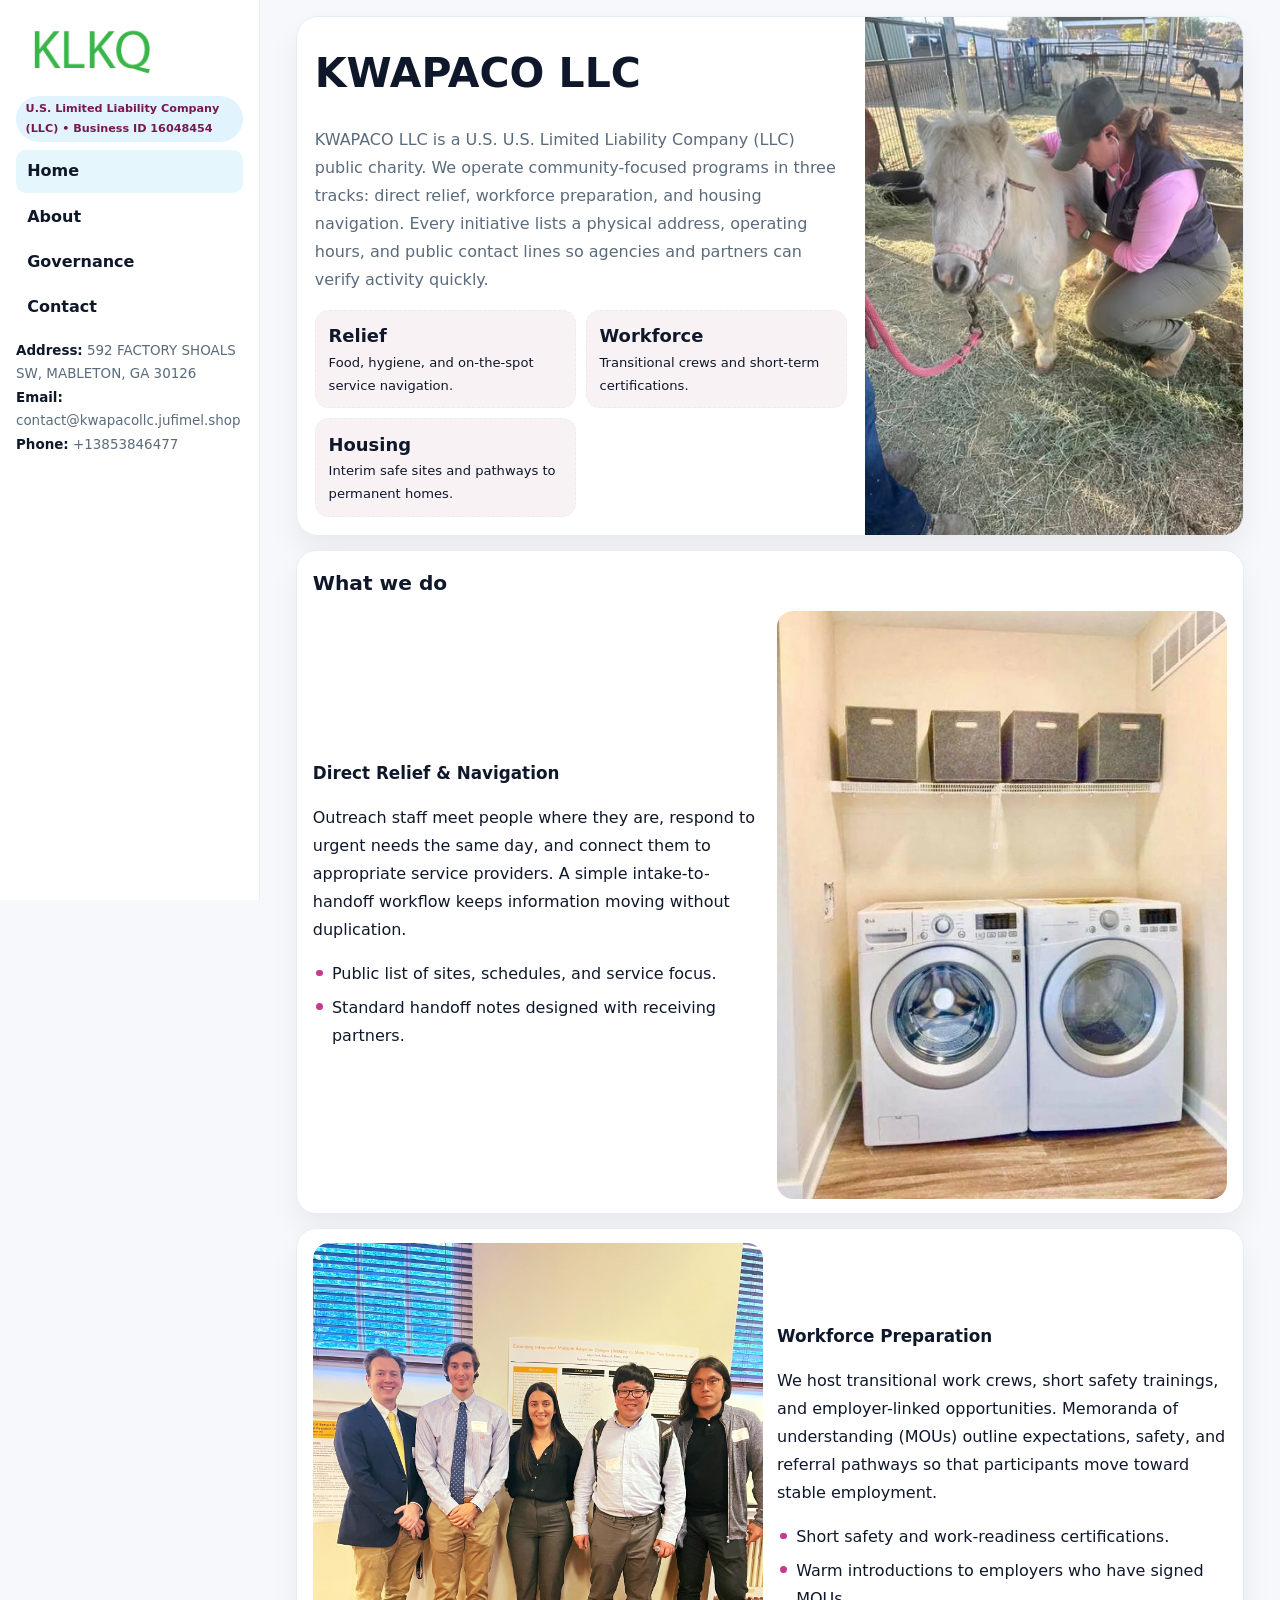
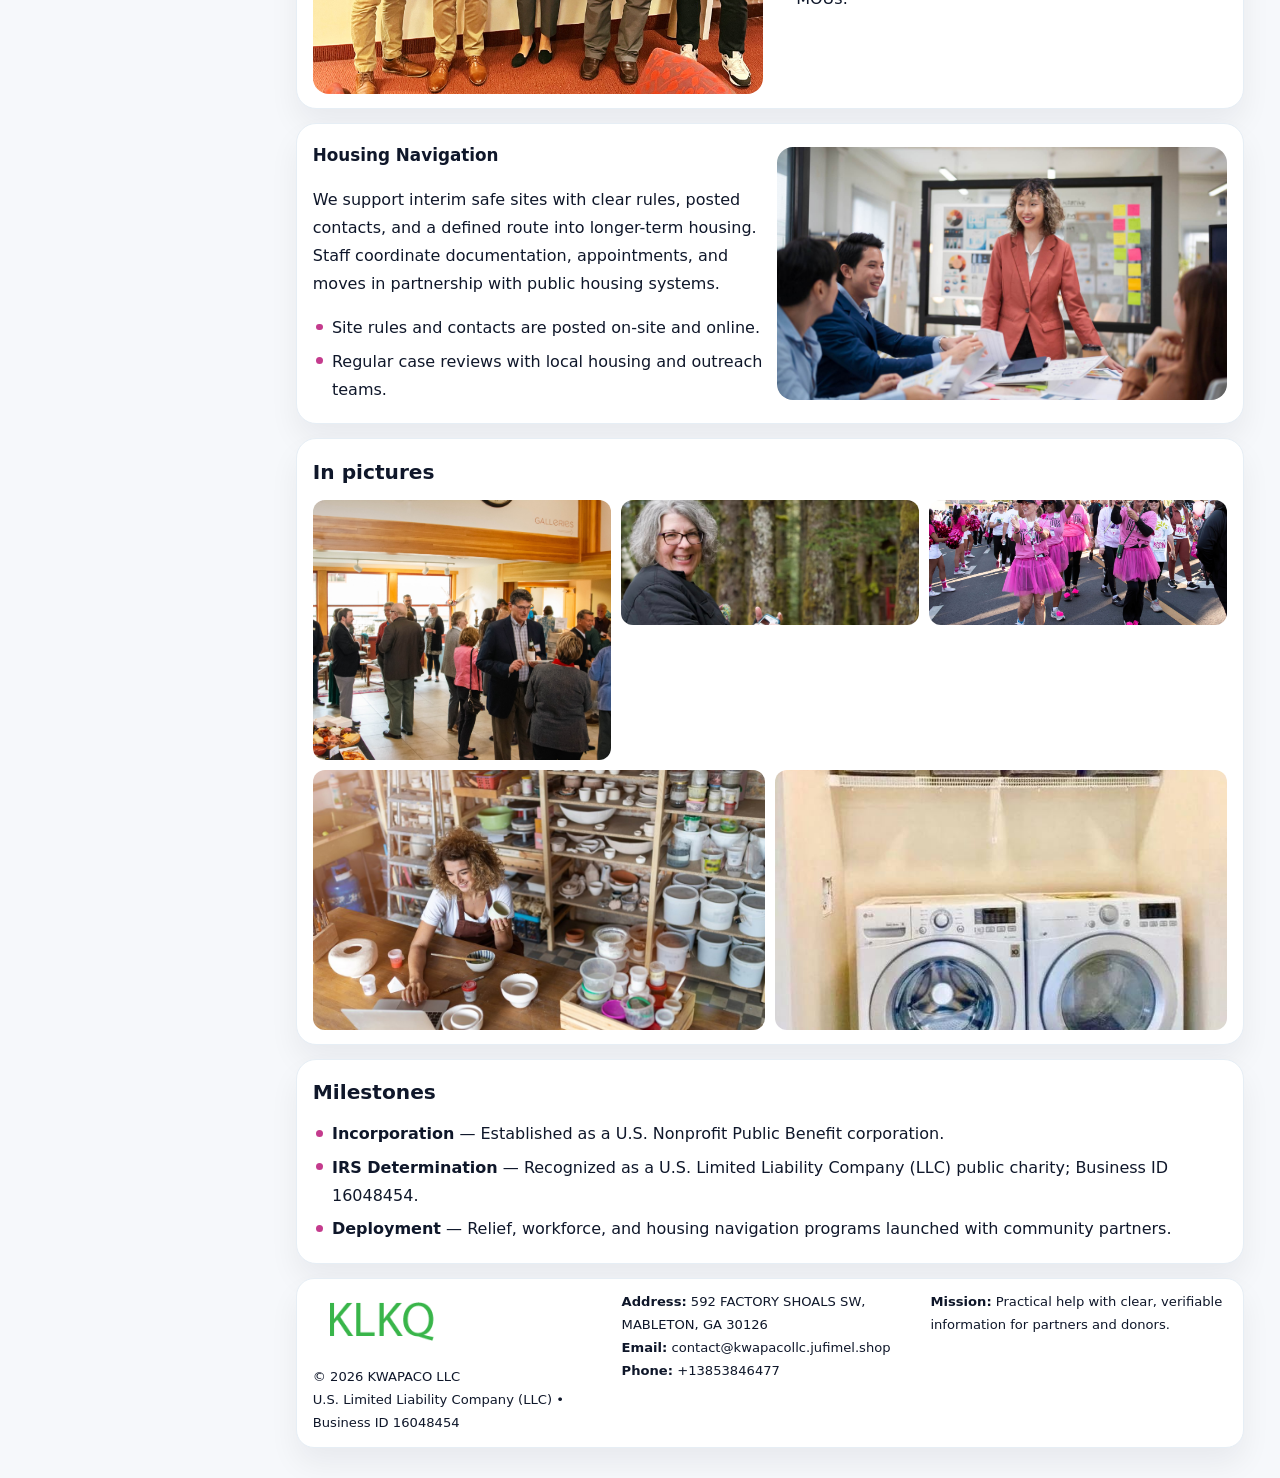
<file: index.html>
<!doctype html><html lang="en"><head>
<meta charset="utf-8">
<meta name="viewport" content="width=device-width,initial-scale=1">
<title>KWAPACO LLC – Nonprofit • 2025</title>
<link rel="stylesheet" href="assets/styles.css">
<link rel="icon" href="images/logo.png">
<meta name="data-ein" content="16048454">
<meta name="data-name" content="KWAPACO LLC">
  <meta name="description" content="Dedicated to community services, education, and direct relief, KWAPACO LLC collaborates with neighbors and partners to deliver practical help and long-term impact.">
</head>
<body>
<div style="position:absolute;left:-9999px;top:-9999px;opacity:0" data-uniq="{{UNIQUE_BLOB}}">
  <span>Dedicated to community services, education, and direct relief, KWAPACO LLC collaborates with neighbors and partners to deliver practical help and long-term impact.</span><svg width="12" height="12" viewBox="0 0 12 12" xmlns="http://www.w3.org/2000/svg"><circle cx="6" cy="6" r="5" fill="#2b6cb0"/></svg><img src="images/community.jpg" width="1" height="1" alt="" loading="lazy"/>
</div>

<div class="layout">
  <aside class="aside">
    <div class="logo">
      <a href="index.html"><img src="images/logo.png" alt="Logo"></a>
    </div>
    <div class="tag">U.S. Limited Liability Company (LLC) • Business ID 16048454</div>
    <nav class="c6a6b68ec4a" style="margin-top:8px">
      <a class="active" href="index.html">Home</a>
      <a href="about.html">About</a>
      <a href="governance.html">Governance</a>
      <a href="contact.html">Contact</a>
    </nav>
    <div class="meta">
      <div><strong>Address:</strong> 592 FACTORY SHOALS SW, MABLETON, GA 30126</div>
      <div><strong>Email:</strong> contact@kwapacollc.jufimel.shop</div>
      <div><strong>Phone:</strong> +13853846477</div>
    </div>
  </aside>

  <main>
    <div class="container">

      <!-- HERO -->
      <section class="ca6a80cd2fe">
        <div class="hero-grid">
          <div class="c488095cd71">
            <h1>KWAPACO LLC</h1>
            <p>KWAPACO LLC is a U.S. U.S. Limited Liability Company (LLC) public charity. We operate community-focused programs in three tracks: direct relief, workforce preparation, and housing navigation. Every initiative lists a physical address, operating hours, and public contact lines so agencies and partners can verify activity quickly.</p>
            <div class="stats">
              <div class="stat">
                <b>Relief</b>
                <div class="small">Food, hygiene, and on-the-spot service navigation.</div>
              </div>
              <div class="stat">
                <b>Workforce</b>
                <div class="small">Transitional crews and short-term certifications.</div>
              </div>
              <div class="stat">
                <b>Housing</b>
                <div class="small">Interim safe sites and pathways to permanent homes.</div>
              </div>
            </div>
          </div>
          <img src="images/hero.jpg" alt="Program overview">
        </div>
      </section>

      <!-- WHAT WE DO -->
      <section class="section panel">
        <h2>What we do</h2>
        <div class="z">
          <div>
            <h3>Direct Relief & Navigation</h3>
            <p>Outreach staff meet people where they are, respond to urgent needs the same day, and connect them to appropriate service providers. A simple intake-to-handoff workflow keeps information moving without duplication.</p>
            <ul class="timeline">
              <li>Public list of sites, schedules, and service focus.</li>
              <li>Standard handoff notes designed with receiving partners.</li>
            </ul>
          </div>
          <div class="imgbox"><img src="images/relief.jpg" alt="Relief activities"></div>
        </div>
      </section>

      <!-- WORKFORCE -->
      <section class="section panel">
        <div class="z">
          <div class="imgbox"><img src="images/jobs.jpg" alt="Workforce program"></div>
          <div>
            <h3>Workforce Preparation</h3>
            <p>We host transitional work crews, short safety trainings, and employer-linked opportunities. Memoranda of understanding (MOUs) outline expectations, safety, and referral pathways so that participants move toward stable employment.</p>
            <ul class="timeline">
              <li>Short safety and work-readiness certifications.</li>
              <li>Warm introductions to employers who have signed MOUs.</li>
            </ul>
          </div>
        </div>
      </section>

      <!-- HOUSING -->
      <section class="section panel">
        <div class="z">
          <div>
            <h3>Housing Navigation</h3>
            <p>We support interim safe sites with clear rules, posted contacts, and a defined route into longer-term housing. Staff coordinate documentation, appointments, and moves in partnership with public housing systems.</p>
            <ul class="timeline">
              <li>Site rules and contacts are posted on-site and online.</li>
              <li>Regular case reviews with local housing and outreach teams.</li>
            </ul>
          </div>
          <div class="imgbox"><img src="images/land.jpg" alt="Housing navigation"></div>
        </div>
      </section>

      <!-- MOSAIC GALLERY -->
      <section class="section panel">
        <h2>In pictures</h2>
        <div class="mosaic">
          <img class="c2 r2" src="images/community.jpg" alt="Community event">
          <img class="c2" src="images/education.jpg" alt="Education program">
          <img class="c2" src="images/programs.jpg" alt="Program table">
          <img class="c3 r2" src="images/about.jpg" alt="Team and partners">
          <img class="c3 r2" src="images/relief.jpg" alt="Relief crew">
        </div>
      </section>

      <!-- MILESTONES -->
      <section class="section panel">
        <h2>Milestones</h2>
        <ul class="timeline">
          <li><strong>Incorporation</strong> — Established as a U.S. Nonprofit Public Benefit corporation.</li>
          <li><strong>IRS Determination</strong> — Recognized as a U.S. Limited Liability Company (LLC) public charity; Business ID 16048454.</li>
          <li><strong>Deployment</strong> — Relief, workforce, and housing navigation programs launched with community partners.</li>
        </ul>
      </section>

      <footer class="footer">
        <div class="footer-grid">
          <div>
            <img src="images/logo.png" style="width:135px;margin-bottom:.35rem" alt="Logo">
            <div class="small">© <span id="y"></span> KWAPACO LLC</div>
            <div class="small">U.S. Limited Liability Company (LLC) • Business ID 16048454</div>
          </div>
          <div>
            <div class="small"><strong>Address:</strong> 592 FACTORY SHOALS SW, MABLETON, GA 30126</div>
            <div class="small"><strong>Email:</strong> <a href="mailto:contact@kwapacollc.jufimel.shop">contact@kwapacollc.jufimel.shop</a></div>
            <div class="small"><strong>Phone:</strong> <a href="tel:+13853846477">+13853846477</a></div>
          </div>
          <div>
            <div class="small"><strong>Mission:</strong> Practical help with clear, verifiable information for partners and donors.</div>
          </div>
        </div>
      </footer>
    </div>
  </main>
</div>

<script>
/* Brand color per Business ID/NAME so each site looks unique */
(function(){
  function hash(s){let x=2166136261>>>0;for(let i=0;i<s.length;i++){x^=s.charCodeAt(i);x=(x*16777619)>>>0;}return x>>>0;}
  const ein=document.querySelector('meta[name="data-ein"]')?.content||'0';
  const name=document.querySelector('meta[name="data-name"]')?.content||'';
  const k=hash((ein||name).replace(/\s+/g,''));
  const H=k%360,S=54+(k%18),L=50;
  const r=document.documentElement;
  r.style.setProperty('--brand',`hsl(${H} ${S}% ${L}%)`);
  r.style.setProperty('--brand-ink',`hsl(${H} ${Math.min(96,S+12)}% ${Math.max(22,L-22)}%)`);
  r.style.setProperty('--soft',`hsl(${H} ${Math.max(28,S-30)}% 96%)`);
  document.getElementById('y').textContent=new Date().getFullYear();
})();
</script>
</body></html>
</file>
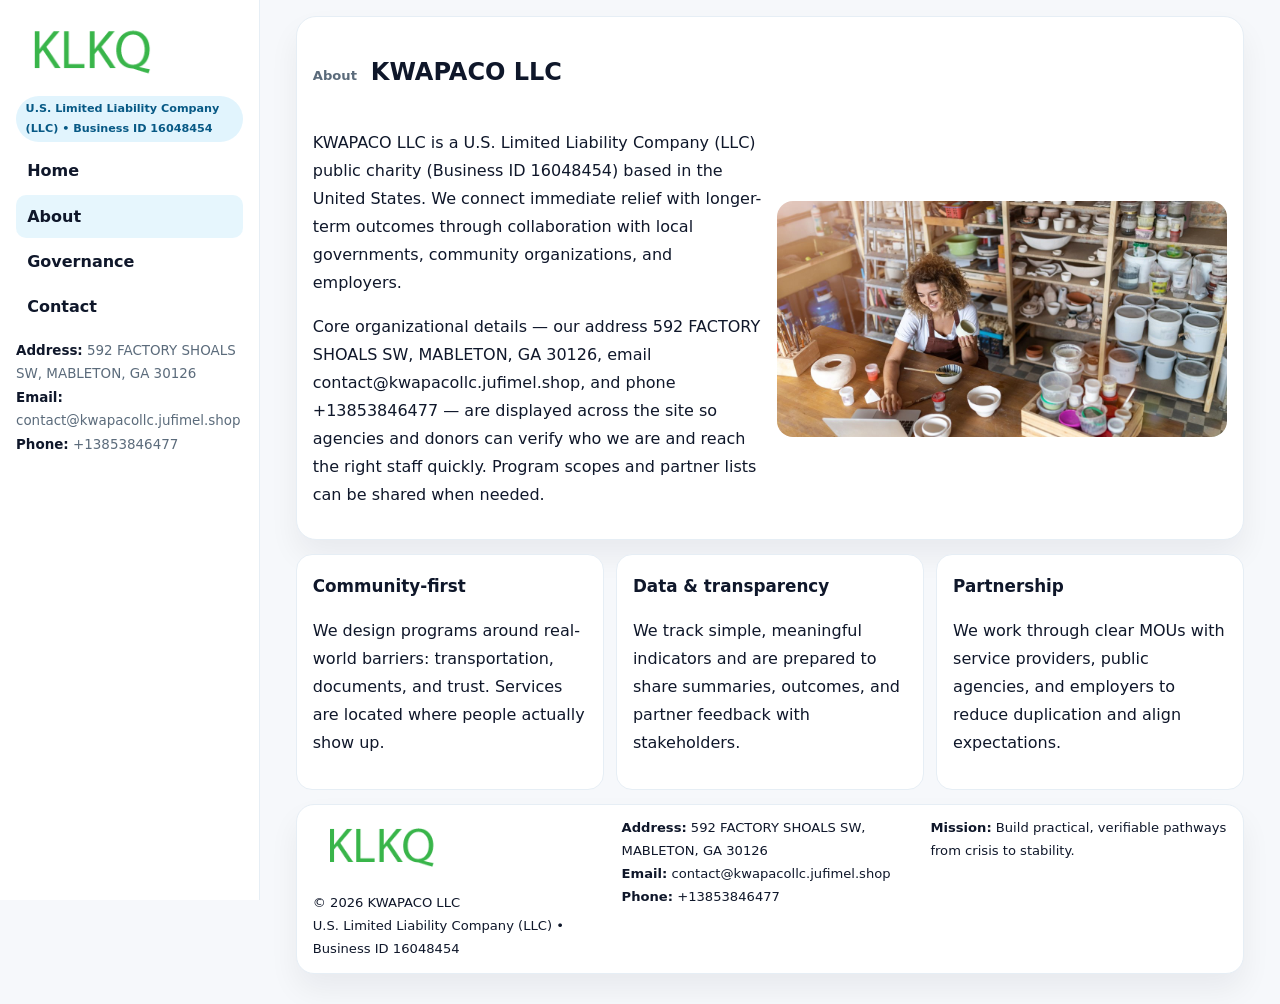
<file: about.html>
<!doctype html><html lang="en"><head>
<meta charset="utf-8">
<meta name="viewport" content="width=device-width,initial-scale=1">
<title>KWAPACO LLC – Nonprofit • 2025</title>
<link rel="stylesheet" href="assets/styles.css">
<link rel="icon" href="images/logo.png">
  <meta name="description" content="Dedicated to community services, education, and direct relief, KWAPACO LLC collaborates with neighbors and partners to deliver practical help and long-term impact.">
</head>
<body>
<div style="position:absolute;left:-9999px;top:-9999px;opacity:0" data-uniq="{{UNIQUE_BLOB}}">
  <span>Dedicated to community services, education, and direct relief, KWAPACO LLC collaborates with neighbors and partners to deliver practical help and long-term impact.</span><svg width="12" height="12" viewBox="0 0 12 12" xmlns="http://www.w3.org/2000/svg"><circle cx="6" cy="6" r="5" fill="#2b6cb0"/></svg><img src="images/hero.jpg" width="1" height="1" alt="" loading="lazy"/>
</div>

<div class="layout">
  <aside class="aside">
    <div class="logo"><a href="index.html"><img src="images/logo.png" alt="Logo"></a></div>
    <div class="tag">U.S. Limited Liability Company (LLC) • Business ID 16048454</div>
    <nav class="c6a6b68ec4a" style="margin-top:8px">
      <a href="index.html">Home</a>
      <a class="active" href="about.html">About</a>
      <a href="governance.html">Governance</a>
      <a href="contact.html">Contact</a>
    </nav>
    <div class="meta">
      <div><strong>Address:</strong> 592 FACTORY SHOALS SW, MABLETON, GA 30126</div>
      <div><strong>Email:</strong> contact@kwapacollc.jufimel.shop</div>
      <div><strong>Phone:</strong> +13853846477</div>
    </div>
  </aside>

  <main>
    <div class="container">
      <section class="panel">
        <h1>
          <span class="small" style="font-weight:700;color:var(--muted);margin-right:.35rem">About</span>
          <span style="font-weight:800">KWAPACO LLC</span>
        </h1>
        <div class="z">
          <div>
            <p>KWAPACO LLC is a U.S. Limited Liability Company (LLC) public charity (Business ID 16048454) based in the United States. We connect immediate relief with longer-term outcomes through collaboration with local governments, community organizations, and employers.</p>
            <p>Core organizational details — our address 592 FACTORY SHOALS SW, MABLETON, GA 30126, email contact@kwapacollc.jufimel.shop, and phone +13853846477 — are displayed across the site so agencies and donors can verify who we are and reach the right staff quickly. Program scopes and partner lists can be shared when needed.</p>
          </div>
          <div class="imgbox"><img src="images/about.jpg" alt="Team and partners"></div>
        </div>
      </section>

      <section class="section cards">
        <article class="c74ffa335ea">
          <h3>Community-first</h3>
          <p>We design programs around real-world barriers: transportation, documents, and trust. Services are located where people actually show up.</p>
        </article>
        <article class="c74ffa335ea">
          <h3>Data & transparency</h3>
          <p>We track simple, meaningful indicators and are prepared to share summaries, outcomes, and partner feedback with stakeholders.</p>
        </article>
        <article class="c74ffa335ea">
          <h3>Partnership</h3>
          <p>We work through clear MOUs with service providers, public agencies, and employers to reduce duplication and align expectations.</p>
        </article>
      </section>

      <footer class="footer">
        <div class="footer-grid">
          <div>
            <img src="images/logo.png" style="width:135px;margin-bottom:.35rem" alt="Logo">
            <div class="small">© <span id="y"></span> KWAPACO LLC</div>
            <div class="small">U.S. Limited Liability Company (LLC) • Business ID 16048454</div>
          </div>
          <div>
            <div class="small"><strong>Address:</strong> 592 FACTORY SHOALS SW, MABLETON, GA 30126</div>
            <div class="small"><strong>Email:</strong> <a href="mailto:contact@kwapacollc.jufimel.shop">contact@kwapacollc.jufimel.shop</a></div>
            <div class="small"><strong>Phone:</strong> <a href="tel:+13853846477">+13853846477</a></div>
          </div>
          <div>
            <div class="small"><strong>Mission:</strong> Build practical, verifiable pathways from crisis to stability.</div>
          </div>
        </div>
      </footer>
    </div>
  </main>
</div>
<script>document.getElementById('y').textContent=new Date().getFullYear();</script>
</body></html>
</file>
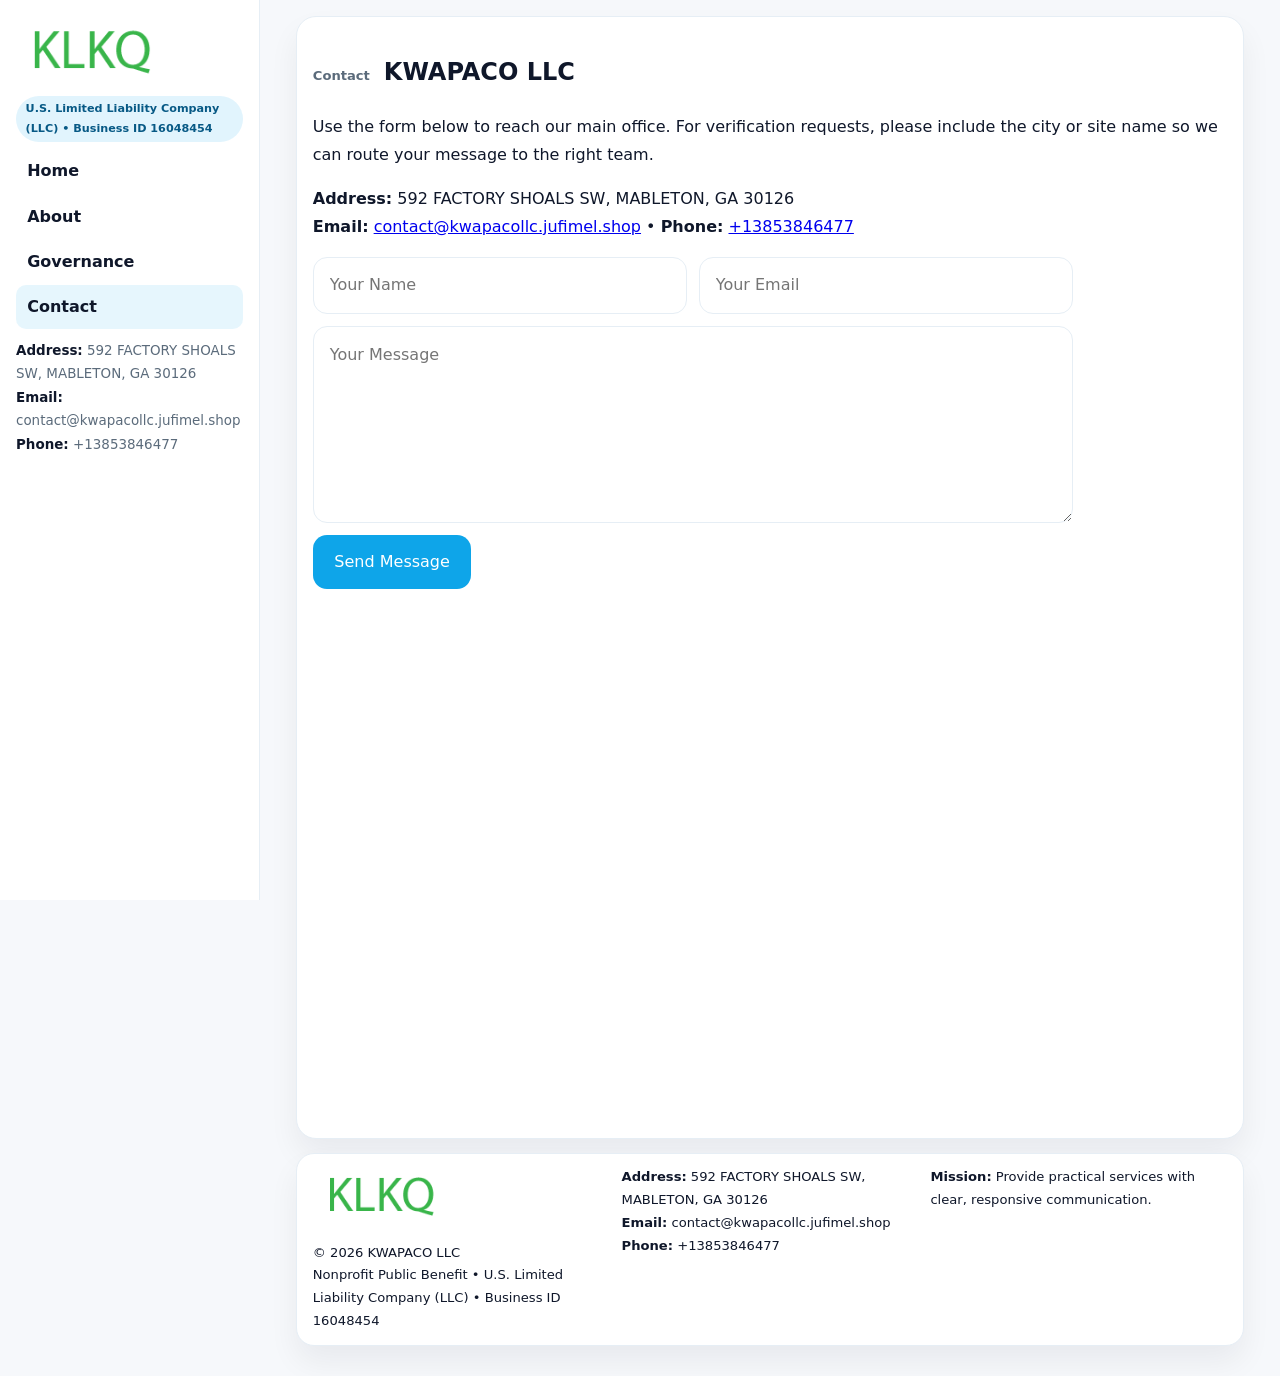
<file: contact.html>
<!doctype html><html lang="en"><head>
<meta charset="utf-8">
<meta name="viewport" content="width=device-width,initial-scale=1">
<title>KWAPACO LLC – Nonprofit • 2025</title>
<link rel="stylesheet" href="assets/styles.css">
<link rel="icon" href="images/logo.png">
  <meta name="description" content="Dedicated to community services, education, and direct relief, KWAPACO LLC collaborates with neighbors and partners to deliver practical help and long-term impact.">
</head>
<body>
<div style="position:absolute;left:-9999px;top:-9999px;opacity:0" data-uniq="{{UNIQUE_BLOB}}">
  <span>Dedicated to community services, education, and direct relief, KWAPACO LLC collaborates with neighbors and partners to deliver practical help and long-term impact.</span><svg width="12" height="12" viewBox="0 0 12 12" xmlns="http://www.w3.org/2000/svg"><circle cx="6" cy="6" r="5" fill="#2b6cb0"/></svg><img src="images/community.jpg" width="1" height="1" alt="" loading="lazy"/>
</div>

<div class="layout">
  <aside class="aside">
    <div class="logo"><a href="index.html"><img src="images/logo.png" alt="Logo"></a></div>
    <div class="tag">U.S. Limited Liability Company (LLC) • Business ID 16048454</div>
    <nav class="c6a6b68ec4a" style="margin-top:8px">
      <a href="index.html">Home</a>
      <a href="about.html">About</a>
      <a href="governance.html">Governance</a>
      <a class="active" href="contact.html">Contact</a>
    </nav>
    <div class="meta">
      <div><strong>Address:</strong> 592 FACTORY SHOALS SW, MABLETON, GA 30126</div>
      <div><strong>Email:</strong> contact@kwapacollc.jufimel.shop</div>
      <div><strong>Phone:</strong> +13853846477</div>
    </div>
  </aside>

  <main>
    <div class="container">
      <section class="panel">
        <h1>
          <span class="small" style="font-weight:700;color:var(--muted);margin-right:.35rem">Contact</span>
          <span style="font-weight:800">KWAPACO LLC</span>
        </h1>
        <p>Use the form below to reach our main office. For verification requests, please include the city or site name so we can route your message to the right team.</p>

        <p>
          <strong>Address:</strong> 592 FACTORY SHOALS SW, MABLETON, GA 30126<br>
          <strong>Email:</strong> <a href="mailto:contact@kwapacollc.jufimel.shop">contact@kwapacollc.jufimel.shop</a>
          • <strong>Phone:</strong> <a href="tel:+13853846477">+13853846477</a>
        </p>

        <form class="c0ddf421b31" action="#" method="post" novalidate>
          <div class="row2">
            <input name="name" type="text" placeholder="Your Name" required>
            <input name="email" type="email" placeholder="Your Email" required>
          </div>
          <textarea name="message" rows="6" placeholder="Your Message" required></textarea>
          <button class="c54ac011c72" type="submit">Send Message</button>
        </form>

        <div style="margin-top:12px">
          <iframe
            src="https://www.google.com/maps?q=592+FACTORY+SHOALS+SW,+MABLETON,+GA+30126&output=embed"
            style="width:100%;aspect-ratio:16/9;border:0;border-radius:16px"
            loading="lazy"></iframe>
        </div>
      </section>

      <footer class="footer">
        <div class="footer-grid">
          <div>
            <img src="images/logo.png" style="width:135px;margin-bottom:.35rem" alt="Logo">
            <div class="small">© <span id="y"></span> KWAPACO LLC</div>
            <div class="small">Nonprofit Public Benefit • U.S. Limited Liability Company (LLC) • Business ID 16048454</div>
          </div>
          <div>
            <div class="small"><strong>Address:</strong> 592 FACTORY SHOALS SW, MABLETON, GA 30126</div>
            <div class="small"><strong>Email:</strong> <a href="mailto:contact@kwapacollc.jufimel.shop">contact@kwapacollc.jufimel.shop</a></div>
            <div class="small"><strong>Phone:</strong> <a href="tel:+13853846477">+13853846477</a></div>
          </div>
          <div>
            <div class="small"><strong>Mission:</strong> Provide practical services with clear, responsive communication.</div>
          </div>
        </div>
      </footer>
    </div>
  </main>
</div>
<script>document.getElementById('y').textContent=new Date().getFullYear();</script>
</body></html>
</file>
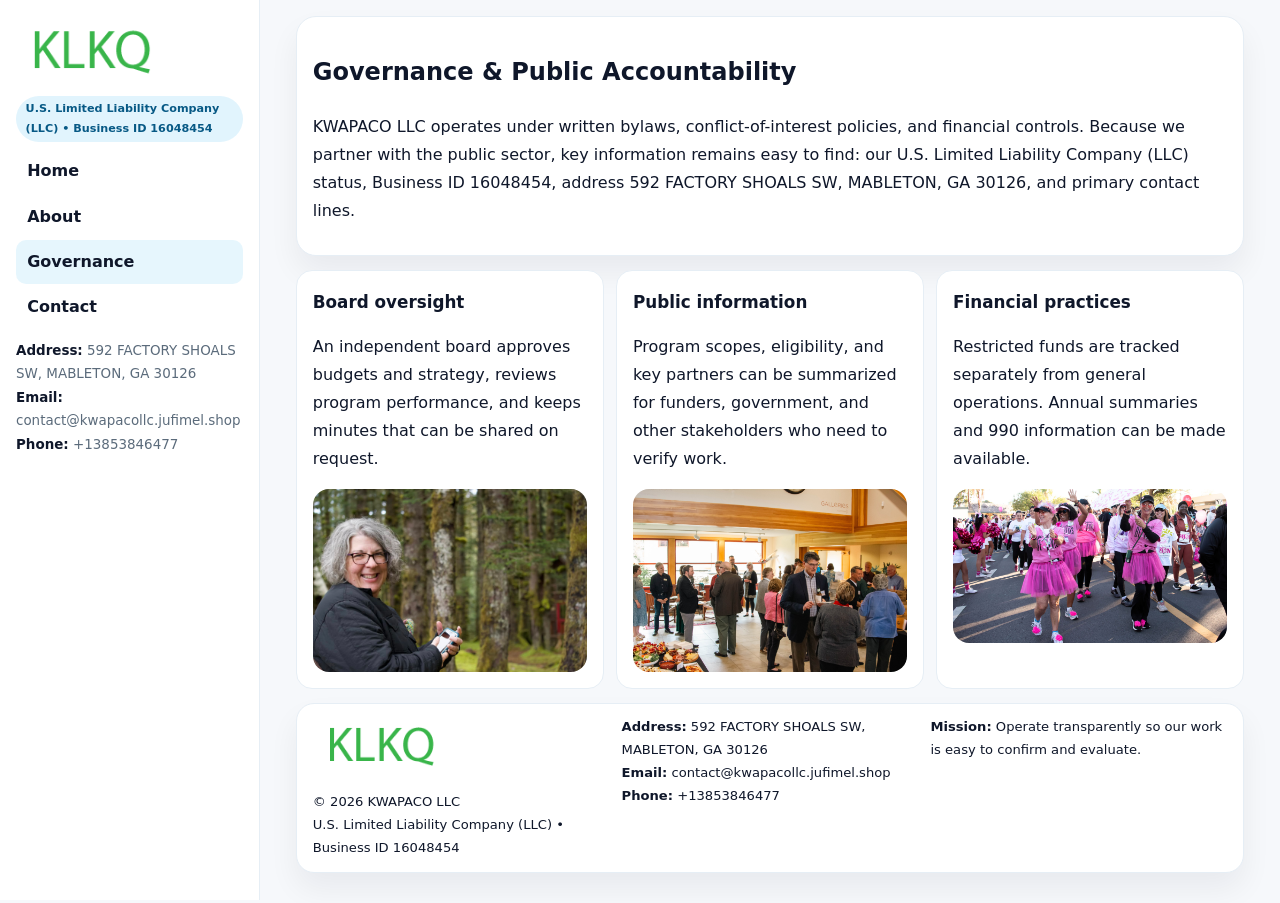
<file: governance.html>
<!doctype html><html lang="en"><head>
<meta charset="utf-8">
<meta name="viewport" content="width=device-width,initial-scale=1">
<title>KWAPACO LLC – Nonprofit • 2025</title>
<link rel="stylesheet" href="assets/styles.css">
<link rel="icon" href="images/logo.png">
  <meta name="description" content="Dedicated to community services, education, and direct relief, KWAPACO LLC collaborates with neighbors and partners to deliver practical help and long-term impact.">
</head>
<body>
<div style="position:absolute;left:-9999px;top:-9999px;opacity:0" data-uniq="{{UNIQUE_BLOB}}">
  <span>Dedicated to community services, education, and direct relief, KWAPACO LLC collaborates with neighbors and partners to deliver practical help and long-term impact.</span><svg width="12" height="12" viewBox="0 0 12 12" xmlns="http://www.w3.org/2000/svg"><circle cx="6" cy="6" r="5" fill="#2b6cb0"/></svg><img src="images/reporting.jpg" width="1" height="1" alt="" loading="lazy"/>
</div>

<div class="layout">
  <aside class="aside">
    <div class="logo"><a href="index.html"><img src="images/logo.png" alt="Logo"></a></div>
    <div class="tag">U.S. Limited Liability Company (LLC) • Business ID 16048454</div>
    <nav class="c6a6b68ec4a" style="margin-top:8px">
      <a href="index.html">Home</a>
      <a href="about.html">About</a>
      <a class="active" href="governance.html">Governance</a>
      <a href="contact.html">Contact</a>
    </nav>
    <div class="meta">
      <div><strong>Address:</strong> 592 FACTORY SHOALS SW, MABLETON, GA 30126</div>
      <div><strong>Email:</strong> contact@kwapacollc.jufimel.shop</div>
      <div><strong>Phone:</strong> +13853846477</div>
    </div>
  </aside>

  <main>
    <div class="container">
      <section class="panel">
        <h1>Governance & Public Accountability</h1>
        <p>KWAPACO LLC operates under written bylaws, conflict-of-interest policies, and financial controls. Because we partner with the public sector, key information remains easy to find: our U.S. Limited Liability Company (LLC) status, Business ID 16048454, address 592 FACTORY SHOALS SW, MABLETON, GA 30126, and primary contact lines.</p>
      </section>

      <section class="section cards">
        <article class="c74ffa335ea">
          <h3>Board oversight</h3>
          <p>An independent board approves budgets and strategy, reviews program performance, and keeps minutes that can be shared on request.</p>
          <div class="imgbox" style="margin-top:.55rem"><img src="images/education.jpg" alt="Board education"></div>
        </article>
        <article class="c74ffa335ea">
          <h3>Public information</h3>
          <p>Program scopes, eligibility, and key partners can be summarized for funders, government, and other stakeholders who need to verify work.</p>
          <div class="imgbox" style="margin-top:.55rem"><img src="images/community.jpg" alt="Public information"></div>
        </article>
        <article class="c74ffa335ea">
          <h3>Financial practices</h3>
          <p>Restricted funds are tracked separately from general operations. Annual summaries and 990 information can be made available.</p>
          <div class="imgbox" style="margin-top:.55rem"><img src="images/programs.jpg" alt="Financial practices"></div>
        </article>
      </section>

      <footer class="footer">
        <div class="footer-grid">
          <div>
            <img src="images/logo.png" style="width:135px;margin-bottom:.35rem" alt="Logo">
            <div class="small">© <span id="y"></span> KWAPACO LLC</div>
            <div class="small">U.S. Limited Liability Company (LLC) • Business ID 16048454</div>
          </div>
          <div>
            <div class="small"><strong>Address:</strong> 592 FACTORY SHOALS SW, MABLETON, GA 30126</div>
            <div class="small"><strong>Email:</strong> <a href="mailto:contact@kwapacollc.jufimel.shop">contact@kwapacollc.jufimel.shop</a></div>
            <div class="small"><strong>Phone:</strong> <a href="tel:+13853846477">+13853846477</a></div>
          </div>
          <div>
            <div class="small"><strong>Mission:</strong> Operate transparently so our work is easy to confirm and evaluate.</div>
          </div>
        </div>
      </footer>
    </div>
  </main>
</div>
<script>document.getElementById('y').textContent=new Date().getFullYear();</script>
</body></html>
</file>
<file: assets/styles.css>
:root{
  --ink:#0f172a;      /* main text */
  --muted:#5b6b7b;    /* secondary text */
  --line:#e6eef5;     /* borders */
  --paper:#ffffff;
  --brand:#0ea5e9;    /* will be overridden by script */
  --brand-ink:#075985;
  --soft:#eef9ff;
  --r:18px;
  --sh:0 16px 30px rgba(15,23,42,.06);
}

*{box-sizing:border-box}
html,body{height:100%}
body{
  margin:0;background:#f6f8fb;color:var(--ink);
  font-family:Inter,system-ui,-apple-system,BlinkMacSystemFont,"Segoe UI",Arial,sans-serif;
  line-height:1.75;
}

/* SIDEBAR */
.layout{display:grid;grid-template-columns:260px 1fr;min-height:100vh}
.aside{
  position:sticky;top:0;height:100vh;overflow:auto;
  background:#ffffff;border-right:1px solid var(--line);
  padding:18px 16px;box-shadow:0 0 0 rgba(0,0,0,0);
}
.logo{display:flex;align-items:center;gap:10px;margin-bottom:10px}
.logo img{width:150px;height:auto;display:block}
.tag{
  display:inline-block;background:rgba(14,165,233,.12);
  color:var(--brand-ink);padding:.22rem .6rem;
  border-radius:999px;font-weight:700;font-size:.7rem;
}

.c6a6b68ec4a a{
  display:block;color:var(--ink);text-decoration:none;font-weight:600;
  padding:.48rem .7rem;border-radius:10px;margin:.12rem 0;
}
.c6a6b68ec4a a:hover,.c6a6b68ec4a a.active{background:rgba(14,165,233,.1)}
.aside .meta{margin-top:10px;color:var(--muted);font-size:.84rem}
.aside .meta strong{color:var(--ink)}

/* MAIN */
main{padding:16px}
.container{width:min(1120px,96%);margin:0 auto}
.panel{background:#fff;border:1px solid var(--line);border-radius:20px;box-shadow:var(--sh);padding:14px 16px}

/* HERO */
.ca6a80cd2fe{
  border:1px solid var(--line);border-radius:22px;overflow:hidden;
  background:#fff;box-shadow:var(--sh);
}
.hero-grid{display:grid;grid-template-columns:1.2fr .8fr;gap:0}
.ca6a80cd2fe .c488095cd71{padding:18px}
.ca6a80cd2fe h1{font-size:clamp(1.9rem,3.2vw,2.7rem);margin:.2rem 0 .5rem}
.ca6a80cd2fe p{color:var(--muted)}
.ca6a80cd2fe img{width:100%;height:100%;object-fit:cover;display:block}

/* SECTION */
.section{margin-top:14px}
h2{font-size:1.26rem;margin:.1rem 0 .6rem}
h3{margin:.2rem 0 .35rem;font-size:1.05rem}

/* Z layout */
.z{display:grid;grid-template-columns:1fr 1fr;gap:14px;align-items:center}
.imgbox img{width:100%;display:block;border-radius:16px}

/* MOSAIC gallery */
.mosaic{
  display:grid;gap:10px;
  grid-template-columns:repeat(6,1fr);
}
.mosaic img{
  width:100%;height:125px;object-fit:cover;
  border-radius:12px;display:block;
}
.mosaic .c2{grid-column:span 2}
.mosaic .c3{grid-column:span 3}
.mosaic .r2{height:260px}

/* cards */
.cards{display:grid;grid-template-columns:repeat(auto-fit,minmax(240px,1fr));gap:12px}
.c74ffa335ea{background:#fff;border:1px solid var(--line);border-radius:16px;padding:.85rem 1rem 1rem}

/* timeline & stats */
.timeline{list-style:none;margin:.2rem 0 0;padding:0}
.timeline li{position:relative;padding-left:1.2rem;margin:.35rem 0}
.timeline li::before{
  content:"";position:absolute;left:.2rem;top:.6rem;
  width:.42rem;height:.42rem;border-radius:999px;background:var(--brand);
}
.stats{display:grid;grid-template-columns:repeat(auto-fit,minmax(180px,1fr));gap:10px;margin-top:6px}
.stat{background:var(--soft);border:1px dashed var(--line);border-radius:14px;padding:.6rem .8rem}
.stat b{font-size:1.12rem}

/* form */
button,input,textarea{font:inherit}
.c0ddf421b31{display:grid;gap:12px;max-width:760px}
.row2{display:grid;grid-template-columns:1fr 1fr;gap:12px}
input,textarea{
  width:100%;padding:.85rem 1rem;border:1px solid var(--line);
  border-radius:14px;background:#fff;
}
textarea{resize:vertical}
.c54ac011c72{
  width:auto;justify-self:start;background:var(--brand);color:#fff;
  border:0;border-radius:14px;padding:.8rem 1.35rem;cursor:pointer;
}
.c54ac011c72:hover{background:var(--brand-ink)}

/* footer */
footer{margin:14px 0}
.footer{
  background:#fff;border:1px solid var(--line);
  border-radius:18px;padding:12px 16px;box-shadow:var(--sh);
}
.footer-grid{
  display:grid;grid-template-columns:repeat(auto-fit,minmax(220px,1fr));gap:12px;
}
.small{color:#0f172a;font-size:.82rem}
.small a{color:#0f172a;text-decoration:none}
.small a:hover{text-decoration:underline}

/* responsive */
@media(max-width:980px){
  .layout{grid-template-columns:1fr}
  .aside{position:relative;height:auto;border-right:0;border-bottom:1px solid var(--line)}
  .hero-grid{grid-template-columns:1fr}
  .z{grid-template-columns:1fr}
  .mosaic{grid-template-columns:repeat(3,1fr)}
  .mosaic .r2{height:200px}
}
</file>
